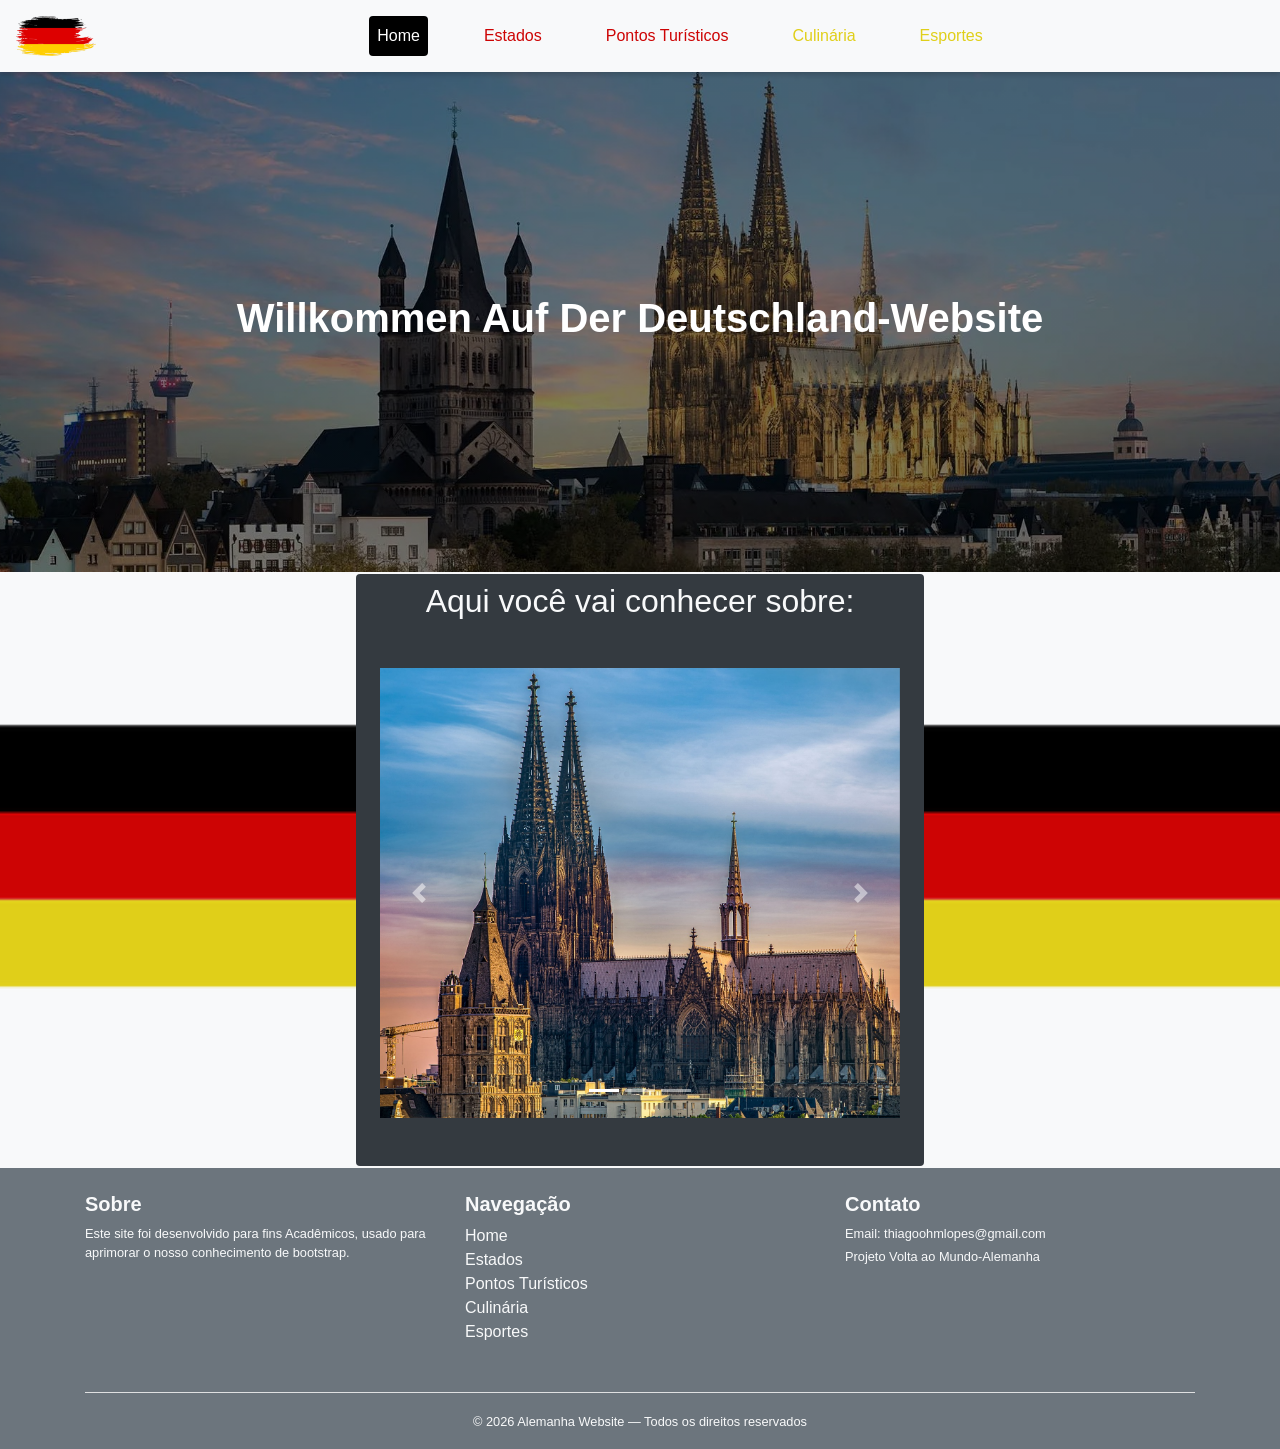
<file: index.html>
<!DOCTYPE html>
<html lang="pt-br">
    <head>
        <meta charset="UTF-8">
        <meta name="viewport" content="width=device-width, initial-scale=1.0">
        <title>Site Alemanha</title>
        <link rel="icon" href="imagens/icon-alemanha.webp">
        <link rel="stylesheet" href="https://stackpath.bootstrapcdn.com/bootstrap/4.1.3/css/bootstrap.min.css" integrity="sha384-MCw98/SFnGE8fJT3GXwEOngsV7Zt27NXFoaoApmYm81iuXoPkFOJwJ8ERdknLPMO" crossorigin="anonymous">
        <link rel="stylesheet" href="style.css">
    </head>
    <body class="bg-light">
        <nav class="navbar navbar-expand-lg navbar-light bg-light ">
            <a href="index.html">
                <img src="imagens/arte-bandeira.png" width="80px" alt="cores alemanaha">
            </a>
            <button class="navbar-toggler" type="button" data-toggle="collapse" data-target="#navbarTogglerDemo02" aria-controls="navbarTogglerDemo02" aria-expanded="false" aria-label="Toggle navigation">
                <span class="navbar-toggler-icon"></span>
            </button>
            <div class="collapse navbar-collapse " id="navbarTogglerDemo02">
                <ul class="navbar-nav nav-pills text-center mx-auto mt-2 mb-2">
                    <li class="nav-item">
                        <a class="c1 nav-link active mx-4 font-menu" href="index.html">Home</a>
                    </li>
                    <li class="nav-item">
                        <a class="c2 nav-link mx-4 font-menu" href="estados.html">Estados</a>
                    </li>
                    <li class="nav-item">
                        <a class="c2 nav-link mx-4 font-menu" href="turismo.html">Pontos Turísticos</a>
                    </li>
                    <li class="nav-item">
                        <a class="c3 nav-link mx-4 font-menu" href="culinaria.html">Culinária</a>
                    </li>
                    <li class="nav-item">
                        <a class="c3 nav-link mx-4 font-menu" href="esportes.html">Esportes</a>
                    </li>
                </ul>
            </div>
        </nav>
        <div class="bg-alemanha d-flex align-items-center justify-content-center text-center text-white">
            <h1 class="text-capitalize font-weight-bold font-size-1">willkommen auf der deutschland-website</h1>
        </div>
        <div class="bg-bandeira d-flex justify-content-center align-items-center mt-5">
            <div class="my-5 shadow bg-dark rounded text-light">
                <h2 class="text-center mt-2 ">Aqui você vai conhecer sobre:</h2>
                <div id="carouselExampleIndicators" class="carousel slide my-5 mx-4" data-ride="carousel">
                    <ol class="carousel-indicators">
                        <li data-target="#carouselExampleIndicators" data-slide-to="0" class="active"></li>
                        <li data-target="#carouselExampleIndicators" data-slide-to="1"></li>
                        <li data-target="#carouselExampleIndicators" data-slide-to="2"></li>
                    </ol>
                    <div class="carousel-inner">
                        <div class="indexbox carousel-item active">
                            <a href="turismo.html"><img class="d-block w-100" src="imagens/catedral-colonia.jpg" alt="Primeiro Slide"></a>
                        </div>
                    <div class="indexbox carousel-item">
                        <a href="culinaria.html"><img class="d-block w-100" src="imagens/pretzel.jpg" alt="Segundo Slide"></a>
                    </div>
                    <div class="indexbox carousel-item">
                        <a href="esportes.html"><img class="d-block w-100" src="imagens/dosb.png" alt="Segundo Slide"></a>
                    </div>
                </div>
                    <a class="carousel-control-prev" href="#carouselExampleIndicators" role="button" data-slide="prev">
                        <span class="carousel-control-prev-icon" aria-hidden="true"></span>
                        <span class="sr-only">Anterior</span>
                    </a>
                    <a class="carousel-control-next" href="#carouselExampleIndicators" role="button" data-slide="next">
                        <span class="carousel-control-next-icon" aria-hidden="true"></span>
                        <span class="sr-only">Próximo</span>
                    </a>
                </div>
            </div>
        </div>
        <footer class="bg-secondary text-light pt-4 mt-5">
            <div class="container">
                <div class="row text-center text-md-left">

                    <div class="col-md-4 mb-3">
                        <h5 class="font-weight-bold">Sobre</h5>
                        <p class="small">Este site foi desenvolvido para fins Acadêmicos, usado para aprimorar o nosso conhecimento de bootstrap.</p>
                    </div>

                    <div class="col-md-4 mb-3">
                        <h5 class="font-weight-bold">Navegação</h5>
                        <ul class="list-unstyled">
                            <li><a href="index.html" class="text-light">Home</a></li>
                            <li><a href="estados.html" class="text-light">Estados</a></li>
                            <li><a href="turismo.html" class="text-light">Pontos Turísticos</a></li>
                            <li><a href="culinaria.html" class="text-light">Culinária</a></li>
                            <li><a href="esportes.html" class="text-light">Esportes</a></li>
                        </ul>
                    </div>

                    <div class="col-md-4 mb-3">
                        <h5 class="font-weight-bold">Contato</h5>
                        <p class="small mb-1">Email: thiagoohmlopes@gmail.com</p>
                        <p class="small">Projeto Volta ao Mundo-Alemanha</p>
                    </div>

                </div>

                <hr class="bg-light">

                <div class="text-center pb-3">
                    <small>© 2026 Alemanha Website — Todos os direitos reservados</small>
                </div>
            </div>
        </footer>
    </body>

    <script src="https://code.jquery.com/jquery-3.3.1.slim.min.js" integrity="sha384-q8i/X+965DzO0rT7abK41JStQIAqVgRVzpbzo5smXKp4YfRvH+8abtTE1Pi6jizo" crossorigin="anonymous"></script>
    <script src="https://cdnjs.cloudflare.com/ajax/libs/popper.js/1.14.3/umd/popper.min.js" integrity="sha384-ZMP7rVo3mIykV+2+9J3UJ46jBk0WLaUAdn689aCwoqbBJiSnjAK/l8WvCWPIPm49" crossorigin="anonymous"></script>
    <script src="https://stackpath.bootstrapcdn.com/bootstrap/4.1.3/js/bootstrap.min.js" integrity="sha384-ChfqqxuZUCnJSK3+MXmPNIyE6ZbWh2IMqE241rYiqJxyMiZ6OW/JmZQ5stwEULTy" crossorigin="anonymous"></script>
    </body>
</html>
</file>
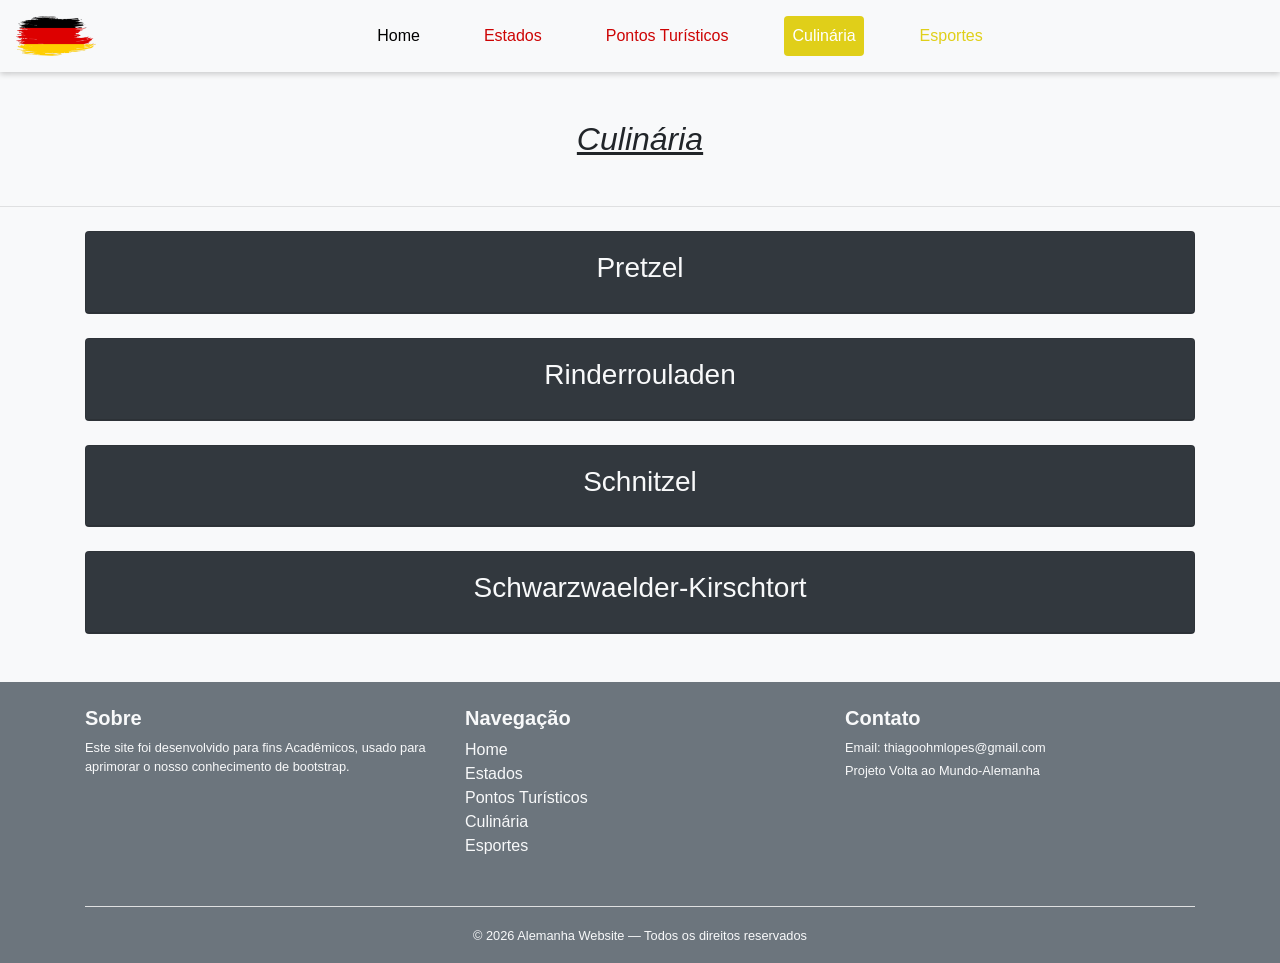
<file: culinaria.html>
<!DOCTYPE html>
<html lang="pt-br">
    <head>
        <meta charset="UTF-8">
        <meta name="viewport" content="width=device-width, initial-scale=1.0">
        <title>Site Alemanha</title>
        <link rel="icon" href="imagens/icon-alemanha.webp">
        <link rel="stylesheet" href="https://stackpath.bootstrapcdn.com/bootstrap/4.1.3/css/bootstrap.min.css" integrity="sha384-MCw98/SFnGE8fJT3GXwEOngsV7Zt27NXFoaoApmYm81iuXoPkFOJwJ8ERdknLPMO" crossorigin="anonymous">
        <link rel="stylesheet" href="style.css">
    </head>
    <body class="bg-light">
        <nav class="navbar navbar-expand-lg navbar-light bg-light ">
            <a href="index.html">
                <img src="imagens/arte-bandeira.png" width="80px" alt="cores alemanaha">
            </a>
            <button class="navbar-toggler" type="button" data-toggle="collapse" data-target="#navbarTogglerDemo02" aria-controls="navbarTogglerDemo02" aria-expanded="false" aria-label="Toggle navigation">
                <span class="navbar-toggler-icon"></span>
            </button>
            <div class="collapse navbar-collapse " id="navbarTogglerDemo02">
                <ul class="navbar-nav nav-pills text-center mx-auto mt-2 mb-2">
                    <li class="nav-item">
                        <a class="c1 nav-link mx-4 font-menu" href="index.html">Home</a>
                    </li>
                    <li class="nav-item">
                        <a class="c2 nav-link mx-4 font-menu" href="estados.html">Estados</a>
                    </li>
                    <li class="nav-item">
                        <a class="c2 nav-link mx-4 font-menu" href="turismo.html">Pontos Turísticos</a>
                    </li>
                    <li class="nav-item">
                        <a class="c3 nav-link active mx-4 font-menu" href="culinaria.html">Culinária</a>
                    </li>
                    <li class="nav-item">
                        <a class="c3 nav-link mx-4 font-menu" href="esportes.html">Esportes</a>
                    </li>
                </ul>
            </div>
        </nav>
        <div class="my-5 text-center">
            <p class="h2 font-italic"><u>Culinária</u></p>
        </div>
        <hr>
        <div class="container">
            <div class="accordion" id="accordionExample">
                <div class="row mt-4">
                    <div class="col">
                        <div class="card bg-dark rounded">
                            <div class="card-header" id="headingOne">
                                <h5 class="mb-0">
                                    <button class="btn btn-link w-100 text-center text-light font-weight-bold" type="button" data-toggle="collapse" data-target="#collapseOne" aria-expanded="false" aria-controls="collapseOne">
                                        <h3>Pretzel</h3>
                                    </button>
                                </h5>
                            </div>
                            <div id="collapseOne" class="collapse" aria-labelledby="headingOne" data-parent="#accordionExample">
                                <div class="card-body">
                                    <div class="container">
                                        <div class="row align-items-center">
                                            <div class="col-md-6 text-center mb-4">
                                                <img src="imagens/pretzel.jpg" class="img-fluid rounded" alt="Schnitzel">
                                            </div>
                                            <div class="col-md-6 text-light">
                                                <p class="h5 font-weight-bold">Ingredientes:</p>
                                                <ul class="mb-3">
                                                    <li>500g de farinha de trigo</li>
                                                    <li>10g de fermento biológico seco</li>
                                                    <li>1 colher de chá de sal</li>
                                                    <li>1 colher de chá de açúcar</li>
                                                    <li>300ml de água morna</li>
                                                    <li>2 colheres de sopa de manteiga</li>
                                                    <li>1 litro de água (para fervura)</li>
                                                    <li>2 colheres de sopa de bicarbonato de sódio</li>
                                                    <li>Sal grosso a gosto</li>
                                                </ul>

                                                <p class="h5 font-weight-bold">Preparo:</p>
                                                <p>
                                                    Misture a farinha, o fermento, o açúcar e o sal. Adicione a água morna e a manteiga,
                                                    misturando até formar uma massa. Sove até ficar lisa e deixe descansar por 1 hora.
                                                    Modele os pretzels no formato tradicional. Ferva a água com bicarbonato e mergulhe
                                                    cada pretzel por alguns segundos. Coloque em uma assadeira, polvilhe sal grosso e
                                                    leve ao forno pré-aquecido a 200°C por cerca de 15 a 20 minutos, até dourar.
                                                </p>
                                            </div>
                                        </div>
                                    </div>
                                 </div>
                            </div>
                        </div>
                    </div>
                </div>
                <div class="row mt-4">
                    <div class="col">
                        <div class="card bg-dark rounded">
                            <div class="card-header" id="headingTwo">
                                <h5 class="mb-0">
                                    <button class="btn btn-link w-100 text-center text-light font-weight-bold" type="button" data-toggle="collapse" data-target="#collapseTwo" aria-expanded="false" aria-controls="collapseTwo">
                                        <h3>Rinderrouladen</h3>
                                    </button>
                                </h5>
                            </div>
                            <div id="collapseTwo" class="collapse" aria-labelledby="headingTwo" data-parent="#accordionExample">
                                <div class="card-body">
                                    <div class="container">
                                        <div class="row align-items-center">
                                            <div class="col-md-6 text-center mb-4">
                                                <img src="imagens/rinderrouladen.jpg" class="img-fluid rounded" alt="Schnitzel">
                                            </div>
                                            <div class="col-md-6 text-light">
                                                <p class="h5 font-weight-bold">Ingredientes:</p>
                                                <ul class="mb-3">
                                                    <li>4 bifes finos de carne bovina</li>
                                                    <li>Sal e pimenta a gosto</li>
                                                    <li>4 fatias de bacon</li>
                                                    <li>1 cebola fatiada</li>
                                                    <li>2 picles em tiras</li>
                                                    <li>Mostarda a gosto</li>
                                                    <li>2 xícaras de caldo de carne</li>
                                                    <li>1 colher de sopa de óleo</li>
                                                </ul>

                                                <p class="h5 font-weight-bold">Preparo:</p>
                                                <p>
                                                    Tempere os bifes com sal e pimenta e espalhe mostarda sobre cada um.
                                                    Coloque uma fatia de bacon, cebola e picles por cima. Enrole os bifes
                                                    formando rolinhos e prenda com palitos. Em uma panela, aqueça o óleo
                                                    e doure os rolinhos de todos os lados. Adicione o caldo de carne,
                                                    tampe e cozinhe em fogo baixo por cerca de 40 minutos, até ficarem macios.
                                                    Sirva quente com o molho formado na panela.
                                                </p>
                                            </div>
                                        </div>
                                    </div>
                                 </div>
                            </div>
                        </div>
                    </div>
                </div>
                <div class="row mt-4">
                    <div class="col">
                        <div class="card bg-dark rounded">
                            <div class="card-header" id="headingThree">
                                <h5 class="mb-0">
                                    <button class="btn btn-link w-100 text-center text-light font-weight-bold" type="button" data-toggle="collapse" data-target="#collapseThree" aria-expanded="false" aria-controls="collapseThree">
                                        <h3>Schnitzel</h3>
                                    </button>
                                </h5>
                            </div>
                            <div id="collapseThree" class="collapse" aria-labelledby="headingThree" data-parent="#accordionExample">
                                <div class="card-body">
                                    <div class="container">
                                        <div class="row align-items-center">
                                            <div class="col-md-6 text-center mb-4">
                                                <img src="imagens/schnitzel.jpg" class="img-fluid rounded" alt="Schnitzel">
                                            </div>
                                            <div class="col-md-6 text-light">
                                                <p class="h5 font-weight-bold">Ingredientes:</p>
                                                <ul class="mb-3">
                                                    <li>2 bifes de carne (vitela ou porco)</li>
                                                    <li>Sal e pimenta a gosto</li>
                                                    <li>1 xícara de farinha de trigo</li>
                                                    <li>2 ovos</li>
                                                    <li>1 xícara de farinha de rosca</li>
                                                    <li>Óleo para fritar</li>
                                                    <li>Limão (opcional)</li>
                                                </ul>
                                                <p class="h5 font-weight-bold">Preparo:</p>
                                                <p>
                                                    Tempere os bifes com sal e pimenta. Passe primeiro na farinha de trigo,
                                                    depois nos ovos batidos e por último na farinha de rosca. Frite em óleo
                                                    quente até ficar dourado e crocante dos dois lados. Retire e coloque em
                                                    papel toalha para remover o excesso de óleo. Sirva com limão.
                                                </p>
                                            </div>
                                        </div>
                                    </div>
                                 </div>
                            </div>
                        </div>
                    </div>
                </div>
                <div class="row mt-4">
                    <div class="col">
                        <div class="card bg-dark rounded">
                            <div class="card-header" id="headingFour">
                                <h5 class="mb-0">
                                    <button class="btn btn-link w-100 text-center text-light font-weight-bold" type="button" data-toggle="collapse" data-target="#collapseFour" aria-expanded="false" aria-controls="collapseFour">
                                        <h3>Schwarzwaelder-Kirschtort</h3>
                                    </button>
                                </h5>
                            </div>
                            <div id="collapseFour" class="collapse" aria-labelledby="headingFour" data-parent="#accordionExample">
                                <div class="card-body">
                                    <div class="container">
                                        <div class="row align-items-center">
                                            <div class="col-md-6 text-center mb-4">
                                                <img src="imagens/schwarzwaelder-kirschtorte.jpg" class="img-fluid rounded" alt="Schwarzwaelde">
                                            </div>
                                                <div class="col-md-6 text-light">
                                                    <p class="h5 font-weight-bold">Ingredientes:</p>
                                                    <ul>
                                                        <li>6 ovos</li>
                                                        <li>1 xícara de açúcar</li>
                                                        <li>1 xícara de farinha de trigo</li>
                                                        <li>1/2 xícara de chocolate em pó</li>
                                                        <li>1 colher de chá de fermento em pó</li>
                                                        <li>2 xícaras de creme de leite fresco (para chantilly)</li>
                                                        <li>3 colheres de sopa de açúcar (para o chantilly)</li>
                                                        <li>1 pote de cerejas (com calda)</li>
                                                        <li>100 ml de kirsch (licor de cereja) ou opcional</li>
                                                        <li>Raspas de chocolate para decorar</li>
                                                    </ul>

                                                    <p class="h5 font-weight-bold">Preparo:</p>
                                                    <p>
                                                        Bata os ovos com o açúcar até formar um creme claro. Adicione a farinha,
                                                        o chocolate em pó e o fermento, misturando delicadamente. Asse em forno
                                                        pré-aquecido a 180°C por cerca de 30 minutos. Depois de frio, corte o bolo
                                                        em camadas. Bata o creme de leite com açúcar até formar chantilly.
                                                        Umedeça as camadas com a calda de cereja e o kirsch. Recheie com chantilly
                                                        e cerejas, monte o bolo e finalize com mais chantilly, raspas de chocolate
                                                        e cerejas por cima.
                                                    </p>
                                                </div>
                                        </div>
                                    </div>
                                 </div>
                            </div>
                        </div>
                    </div>
                </div>
            </div>
        </div>
        <footer class="bg-secondary text-light pt-4 mt-5">
            <div class="container">
                <div class="row text-center text-md-left">

                    <div class="col-md-4 mb-3">
                        <h5 class="font-weight-bold">Sobre</h5>
                        <p class="small">Este site foi desenvolvido para fins Acadêmicos, usado para aprimorar o nosso conhecimento de bootstrap.</p>
                    </div>

                    <div class="col-md-4 mb-3">
                        <h5 class="font-weight-bold">Navegação</h5>
                        <ul class="list-unstyled">
                            <li><a href="index.html" class="text-light">Home</a></li>
                            <li><a href="estados.html" class="text-light">Estados</a></li>
                            <li><a href="turismo.html" class="text-light">Pontos Turísticos</a></li>
                            <li><a href="culinaria.html" class="text-light">Culinária</a></li>
                            <li><a href="esportes.html" class="text-light">Esportes</a></li>
                        </ul>
                    </div>

                    <div class="col-md-4 mb-3">
                        <h5 class="font-weight-bold">Contato</h5>
                        <p class="small mb-1">Email: thiagoohmlopes@gmail.com</p>
                        <p class="small">Projeto Volta ao Mundo-Alemanha</p>
                    </div>

                </div>

                <hr class="bg-light">

                <div class="text-center pb-3">
                    <small>© 2026 Alemanha Website — Todos os direitos reservados</small>
                </div>
            </div>
        </footer>
    </body>
    <script src="https://code.jquery.com/jquery-3.3.1.slim.min.js" integrity="sha384-q8i/X+965DzO0rT7abK41JStQIAqVgRVzpbzo5smXKp4YfRvH+8abtTE1Pi6jizo" crossorigin="anonymous"></script>
    <script src="https://cdnjs.cloudflare.com/ajax/libs/popper.js/1.14.3/umd/popper.min.js" integrity="sha384-ZMP7rVo3mIykV+2+9J3UJ46jBk0WLaUAdn689aCwoqbBJiSnjAK/l8WvCWPIPm49" crossorigin="anonymous"></script>
    <script src="https://stackpath.bootstrapcdn.com/bootstrap/4.1.3/js/bootstrap.min.js" integrity="sha384-ChfqqxuZUCnJSK3+MXmPNIyE6ZbWh2IMqE241rYiqJxyMiZ6OW/JmZQ5stwEULTy" crossorigin="anonymous"></script>
    </body>
</html>
</file>
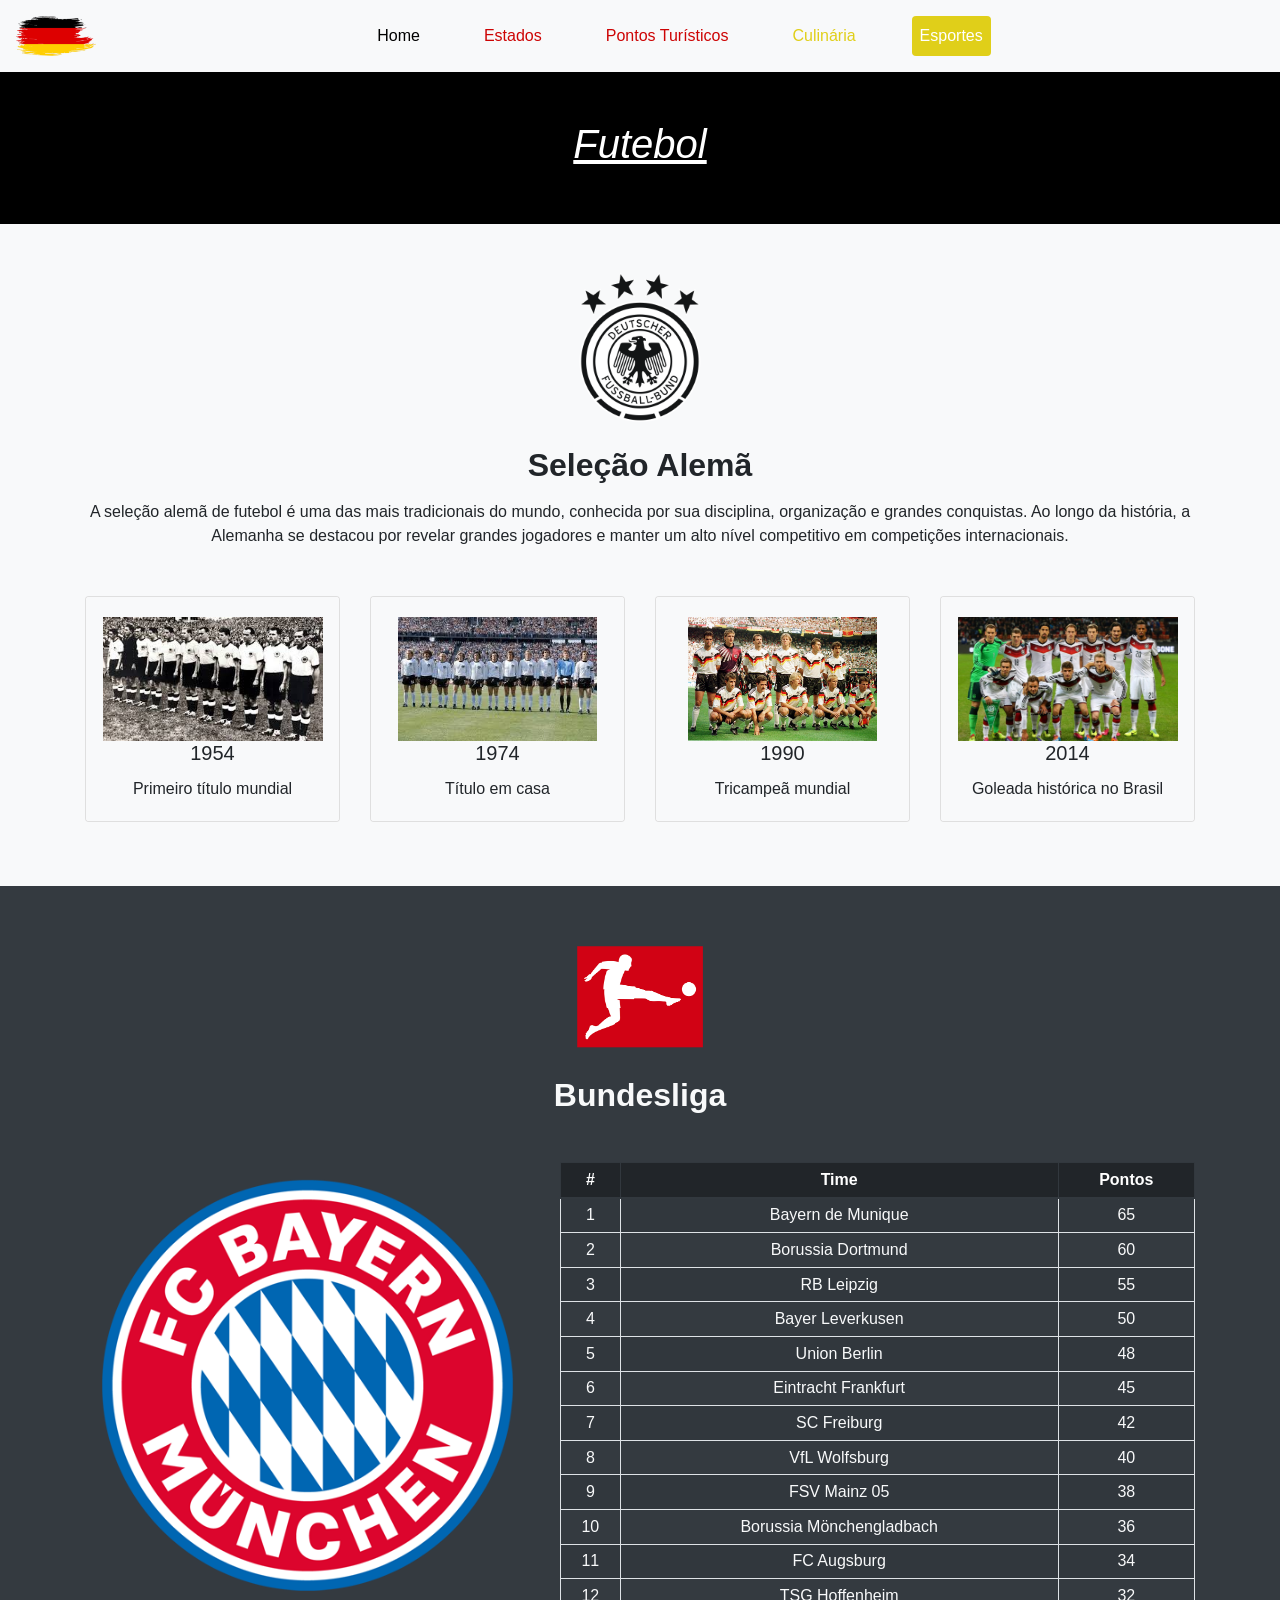
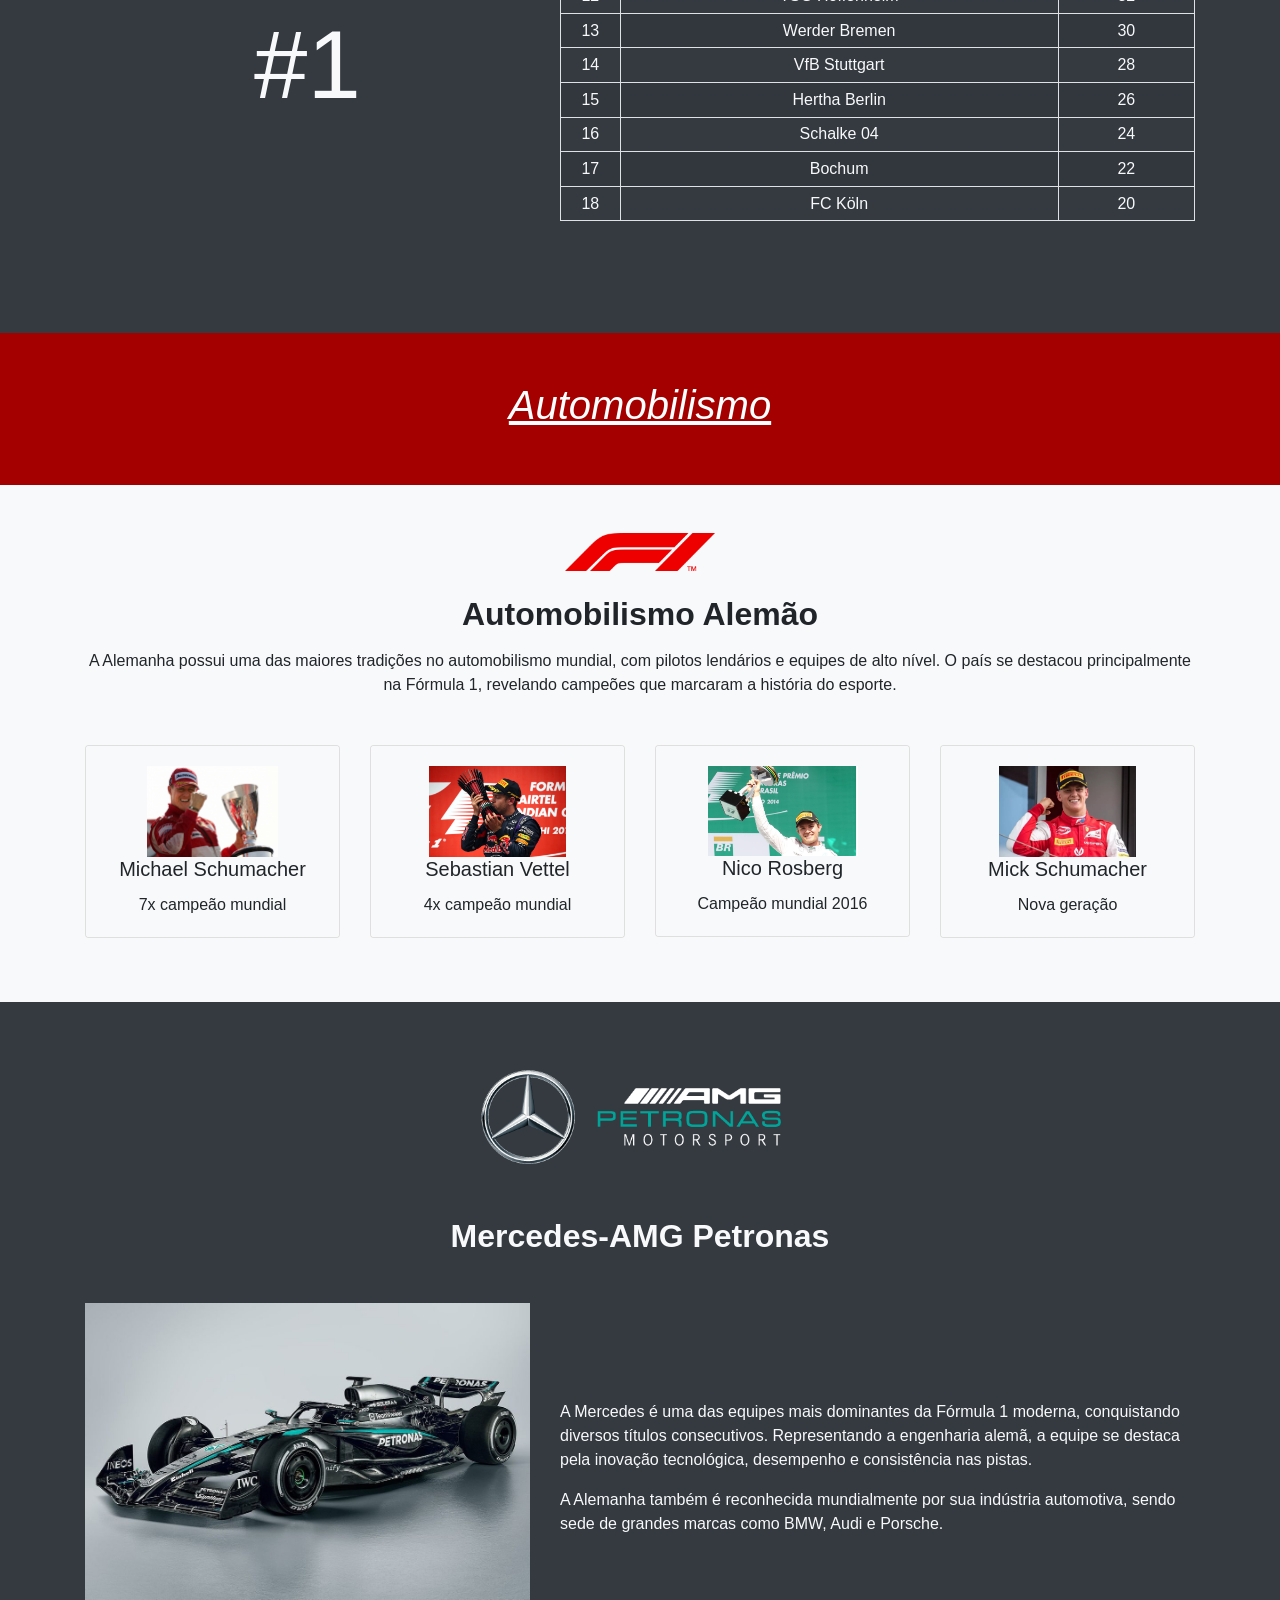
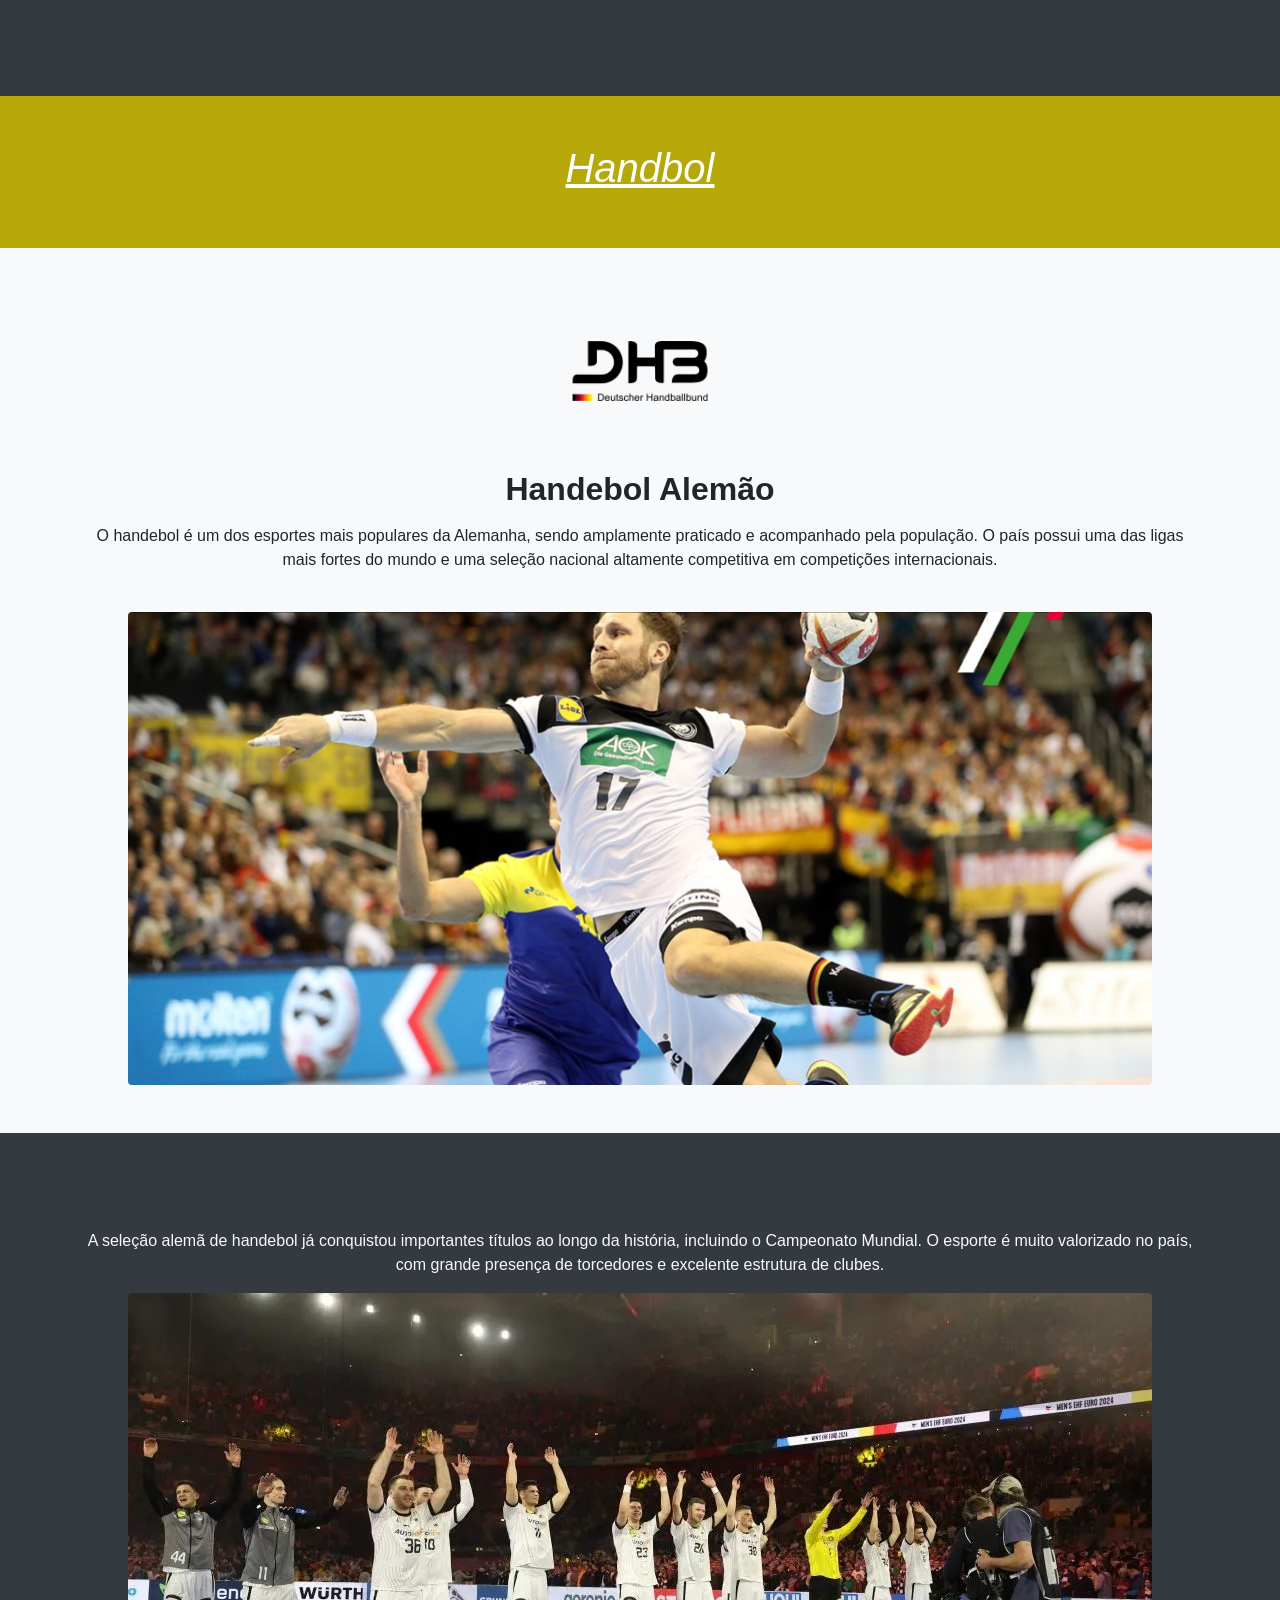
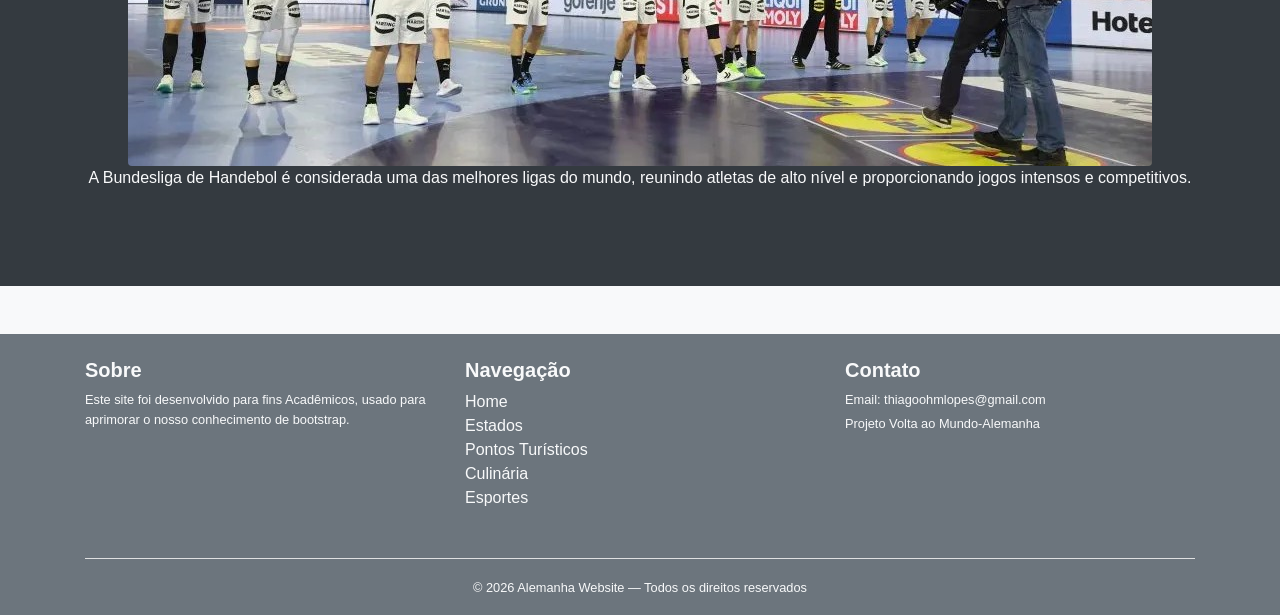
<file: esportes.html>
<!DOCTYPE html>
<html lang="pt-br">
    <head>
        <meta charset="UTF-8">
        <meta name="viewport" content="width=device-width, initial-scale=1.0">
        <title>Site Alemanha</title>
        <link rel="icon" href="imagens/icon-alemanha.webp">
        <link rel="stylesheet" href="https://stackpath.bootstrapcdn.com/bootstrap/4.1.3/css/bootstrap.min.css" integrity="sha384-MCw98/SFnGE8fJT3GXwEOngsV7Zt27NXFoaoApmYm81iuXoPkFOJwJ8ERdknLPMO" crossorigin="anonymous">
        <link rel="stylesheet" href="style.css">
    </head>
    <body class="bg-light">
        <nav class="navbar navbar-expand-lg navbar-light bg-light ">
            <a href="index.html">
                <img src="imagens/arte-bandeira.png" width="80px" alt="cores alemanaha">
            </a>
            <button class="navbar-toggler" type="button" data-toggle="collapse" data-target="#navbarTogglerDemo02" aria-controls="navbarTogglerDemo02" aria-expanded="false" aria-label="Toggle navigation">
                <span class="navbar-toggler-icon"></span>
            </button>
            <div class="collapse navbar-collapse " id="navbarTogglerDemo02">
                <ul class="navbar-nav nav-pills text-center mx-auto mt-2 mb-2">
                    <li class="nav-item">
                        <a class="c1 nav-link mx-4 font-menu" href="index.html">Home</a>
                    </li>
                    <li class="nav-item">
                        <a class="c2 nav-link mx-4 font-menu" href="estados.html">Estados</a>
                    </li>
                    <li class="nav-item">
                        <a class="c2 nav-link mx-4 font-menu" href="turismo.html">Pontos Turísticos</a>
                    </li>
                    <li class="nav-item">
                        <a class="c3 nav-link mx-4 font-menu" href="culinaria.html">Culinária</a>
                    </li>
                    <li class="nav-item">
                        <a class="c3 nav-link active mx-4 font-menu" href="esportes.html">Esportes</a>
                    </li>
                </ul>
            </div>
        </nav>
        <div class="fundo1 py-5 text-center">
            <p class="h1 font-italic"><u>Futebol</u></p>
        </div>       
        <div class="my-5 text-center">
            <div class="container">
                <img src="imagens/selecao-escudo.png" class="img-fluid mb-4" style="max-width: 150px;" alt="Seleção Alemã">
                <h2 class="font-weight-bold">Seleção Alemã</h2>
                <p class="mt-3">
                    A seleção alemã de futebol é uma das mais tradicionais do mundo, conhecida por sua disciplina,
                    organização e grandes conquistas. Ao longo da história, a Alemanha se destacou por revelar
                    grandes jogadores e manter um alto nível competitivo em competições internacionais.
                </p>
            </div>
        </div>
        <div class="container mb-5">
            <div class="row text-center">
                <div class="col-md-3 mb-3">
                    <div class="card shadow">
                        <div class="card-body bg-light rounded">
                            <div class="d-flex justify-content-center">
                                <img src="imagens/selecao-54.jpg" style="max-width: 220px;" alt="Seleção de 1954">
                            </div>
                            <h5 class="card-title">1954</h5>
                            <p class="card-text">Primeiro título mundial</p>
                        </div>
                    </div>
                </div>
                <div class="col-md-3 mb-3">
                    <div class="card shadow">
                        <div class="card-body bg-light rounded">
                            <div class="d-flex justify-content-center">
                                <img src="imagens/selecao-74.jpg" style="max-width: 220px; max-height: 124px;" alt="Seleção de 1974">
                            </div>
                            <h5 class="card-title">1974</h5>
                            <p class="card-text">Título em casa</p>
                        </div>
                    </div>
                </div>
                <div class="col-md-3 mb-3">
                    <div class="card shadow">
                        <div class="card-body bg-light rounded">
                            <div class="d-flex justify-content-center">
                                <img src="imagens/selecao-90.jpg" style="max-width: 220px; max-height: 124px;" alt="Seleção de 1990">
                            </div>
                            <h5 class="card-title">1990</h5>
                            <p class="card-text">Tricampeã mundial</p>
                        </div>
                    </div>
                </div>
                <div class="col-md-3 mb-3">
                    <div class="card shadow">
                        <div class="card-body bg-light rounded">
                            <div class="d-flex justify-content-center">
                                <img src="imagens/selecao-014.jpg" style="max-width: 220px; max-height: 124px;" alt="Seleção de 2014">
                            </div>
                            <h5 class="card-title">2014</h5>
                            <p class="card-text">Goleada histórica no Brasil</p>
                        </div>
                    </div>
                </div>
            </div>
        </div>
        <div class="bg-dark text-light py-5 text-center">
              <img src="imagens/logo-bundesliga.png" class="img-fluid mb-4" style="max-width: 150px;" alt="Seleção Alemã">
                <h2 class="font-weight-bold">Bundesliga</h2>
             <div class="container my-5">
                <div class="row">
                    <div class="col-md-5">
                        <img src="imagens/bayer.png" class="img-fluid" alt="Bayer">
                        <p class="display-1">#1</p>
                    </div>
                    <div class="col-md-7">                                
                        <table class="table table-sm table-striped table-hover table-bordered text-center">
                                                
                            <thead class="thead-dark">
                                    <tr>
                                    <th>#</th>
                                    <th>Time</th>
                                    <th>Pontos</th>
                                </tr>
                            </thead>
                                                
                            <tbody>
                                <tr><td>1</td><td>Bayern de Munique</td><td>65</td></tr>
                                <tr><td>2</td><td>Borussia Dortmund</td><td>60</td></tr>
                                <tr><td>3</td><td>RB Leipzig</td><td>55</td></tr>
                                <tr><td>4</td><td>Bayer Leverkusen</td><td>50</td></tr>
                                <tr><td>5</td><td>Union Berlin</td><td>48</td></tr>
                                <tr><td>6</td><td>Eintracht Frankfurt</td><td>45</td></tr>
                                <tr><td>7</td><td>SC Freiburg</td><td>42</td></tr>
                                <tr><td>8</td><td>VfL Wolfsburg</td><td>40</td></tr>
                                <tr><td>9</td><td>FSV Mainz 05</td><td>38</td></tr>
                                <tr><td>10</td><td>Borussia Mönchengladbach</td><td>36</td></tr>
                                <tr><td>11</td><td>FC Augsburg</td><td>34</td></tr>
                                <tr><td>12</td><td>TSG Hoffenheim</td><td>32</td></tr>
                                <tr><td>13</td><td>Werder Bremen</td><td>30</td></tr>
                                <tr><td>14</td><td>VfB Stuttgart</td><td>28</td></tr>
                                <tr><td>15</td><td>Hertha Berlin</td><td>26</td></tr>
                                <tr><td>16</td><td>Schalke 04</td><td>24</td></tr>
                                <tr><td>17</td><td>Bochum</td><td>22</td></tr>
                                <tr><td>18</td><td>FC Köln</td><td>20</td></tr>
                            </tbody>              
                        </table>
                    </div>
                </div>
            </div>
        </div>
        <div class="fundo2 py-5 text-center">
            <p class="h1 font-italic"><u>Automobilismo</u></p>
        </div>
        <div class="my-5 text-center">
            <div class="container">
                <img src="imagens/f1-logo.png" class="img-fluid mb-4" style="max-width: 150px;" alt="Fórmula 1">
                <h2 class="font-weight-bold">Automobilismo Alemão</h2>
                <p class="mt-3">
                    A Alemanha possui uma das maiores tradições no automobilismo mundial, com pilotos lendários 
                    e equipes de alto nível. O país se destacou principalmente na Fórmula 1, revelando campeões 
                    que marcaram a história do esporte.
                </p>
            </div>
        </div>
        <div class="container mb-5">
            <div class="row text-center">

                <div class="col-md-3 mb-3">
                    <div class="card shadow">
                        <div class="card-body bg-light rounded">
                            <div class="d-flex justify-content-center">
                                <img src="imagens/schumacher.jpg" style="max-width: 150px; max-height: 91px;" alt="Schumacher">
                            </div>
                            <h5 class="card-title">Michael Schumacher</h5>
                            <p class="card-text">7x campeão mundial</p>
                        </div>
                    </div>
                </div>

                <div class="col-md-3 mb-3">
                    <div class="card shadow">
                        <div class="card-body bg-light rounded">
                            <div class="d-flex justify-content-center">
                                <img src="imagens/vettel.jpg" style="max-width: 150px; max-height: 91px;" alt="Vettel">
                            </div>
                            <h5 class="card-title">Sebastian Vettel</h5>
                            <p class="card-text">4x campeão mundial</p>
                        </div>
                    </div>
                </div>

                <div class="col-md-3 mb-3">
                    <div class="card shadow">
                        <div class="card-body bg-light rounded">
                            <div class="d-flex justify-content-center">
                                <img src="imagens/rosberg.jpg" style="max-width: 150px; max-height: 91px;" alt="Rosberg">
                            </div>
                            <h5 class="card-title">Nico Rosberg</h5>
                            <p class="card-text">Campeão mundial 2016</p>
                        </div>
                    </div>
                </div>

                <div class="col-md-3 mb-3">
                    <div class="card shadow">
                        <div class="card-body bg-light rounded">
                            <div class="d-flex justify-content-center">
                                <img src="imagens/mick.jpg" style="max-width: 150px; max-height: 91px;" alt="Mick Schumacher">
                            </div>
                            <h5 class="card-title">Mick Schumacher</h5>
                            <p class="card-text">Nova geração</p>
                        </div>
                    </div>
                </div>

            </div>
        </div>
        <div class="bg-dark text-light py-5 text-center">
            
            <img src="imagens/mercedes-logo.png" class="img-fluid mb-4" style="max-width: 350px;" alt="Mercedes">
            
            <h2 class="font-weight-bold">Mercedes-AMG Petronas</h2>

            <div class="container my-5">
                <div class="row align-items-center">
                    <div class="col-md-5">
                        <img src="imagens/carro-f1.jpg" class="img-fluid" alt="Carro F1">
                    </div>
                    <div class="col-md-7 text-left mt-5">
                        <p>
                            A Mercedes é uma das equipes mais dominantes da Fórmula 1 moderna, conquistando 
                            diversos títulos consecutivos. Representando a engenharia alemã, a equipe se destaca 
                            pela inovação tecnológica, desempenho e consistência nas pistas.
                        </p>
                        <p>
                            A Alemanha também é reconhecida mundialmente por sua indústria automotiva, sendo 
                            sede de grandes marcas como BMW, Audi e Porsche.
                        </p>
                    </div>
                </div>
            </div>
        </div>
        <div class="fundo3 py-5 text-center">
            <p class="h1 font-italic"><u>Handbol</u></p>
        </div>
        <div class="container">
            <div class="my-5 text-center">
                <img src="imagens/handebol-logo.png" class="img-fluid mb-4" style="max-width: 150px;" alt="Handebol">
                
                <h2 class="font-weight-bold">Handebol Alemão</h2>
                
                <p class="mt-3">
                    O handebol é um dos esportes mais populares da Alemanha, sendo amplamente praticado
                    e acompanhado pela população. O país possui uma das ligas mais fortes do mundo e
                    uma seleção nacional altamente competitiva em competições internacionais.
                </p>
                
                <img src="imagens/handebol1.jpg" class="img-fluid rounded mt-4" alt="Handebol Alemanha">
            </div>
        </div>
        <div class="bg-dark text-light py-5 text-center">
            <div class="container">
                <div class="my-5 text-center">
                <p>
                    A seleção alemã de handebol já conquistou importantes títulos ao longo da história,
                    incluindo o Campeonato Mundial. O esporte é muito valorizado no país, com grande
                    presença de torcedores e excelente estrutura de clubes.
                </p>

                <img src="imagens/handebol2.jpg" class="img-fluid rounded shadow" alt="Torcida handebol">

                <p>
                    A Bundesliga de Handebol é considerada uma das melhores ligas do mundo, reunindo
                    atletas de alto nível e proporcionando jogos intensos e competitivos.
                </p>
                </div>
            </div>
        </div>
        <footer class="bg-secondary text-light pt-4 mt-5">
            <div class="container">
                <div class="row text-center text-md-left">

                    <div class="col-md-4 mb-3">
                        <h5 class="font-weight-bold">Sobre</h5>
                        <p class="small">Este site foi desenvolvido para fins Acadêmicos, usado para aprimorar o nosso conhecimento de bootstrap.</p>
                    </div>

                    <div class="col-md-4 mb-3">
                        <h5 class="font-weight-bold">Navegação</h5>
                        <ul class="list-unstyled">
                            <li><a href="index.html" class="text-light">Home</a></li>
                            <li><a href="estados.html" class="text-light">Estados</a></li>
                            <li><a href="turismo.html" class="text-light">Pontos Turísticos</a></li>
                            <li><a href="culinaria.html" class="text-light">Culinária</a></li>
                            <li><a href="Esportes.html" class="text-light"></a>Esportes</li>
                        </ul>
                    </div>

                    <div class="col-md-4 mb-3">
                        <h5 class="font-weight-bold">Contato</h5>
                        <p class="small mb-1">Email: thiagoohmlopes@gmail.com</p>
                        <p class="small">Projeto Volta ao Mundo-Alemanha</p>
                    </div>

                </div>

                <hr class="bg-light">

                <div class="text-center pb-3">
                    <small>© 2026 Alemanha Website — Todos os direitos reservados</small>
                </div>
            </div>
        </footer>        
    </body>
    <script src="https://code.jquery.com/jquery-3.3.1.slim.min.js" integrity="sha384-q8i/X+965DzO0rT7abK41JStQIAqVgRVzpbzo5smXKp4YfRvH+8abtTE1Pi6jizo" crossorigin="anonymous"></script>
    <script src="https://cdnjs.cloudflare.com/ajax/libs/popper.js/1.14.3/umd/popper.min.js" integrity="sha384-ZMP7rVo3mIykV+2+9J3UJ46jBk0WLaUAdn689aCwoqbBJiSnjAK/l8WvCWPIPm49" crossorigin="anonymous"></script>
    <script src="https://stackpath.bootstrapcdn.com/bootstrap/4.1.3/js/bootstrap.min.js" integrity="sha384-ChfqqxuZUCnJSK3+MXmPNIyE6ZbWh2IMqE241rYiqJxyMiZ6OW/JmZQ5stwEULTy" crossorigin="anonymous"></script>
    </body>
</html>
</file>
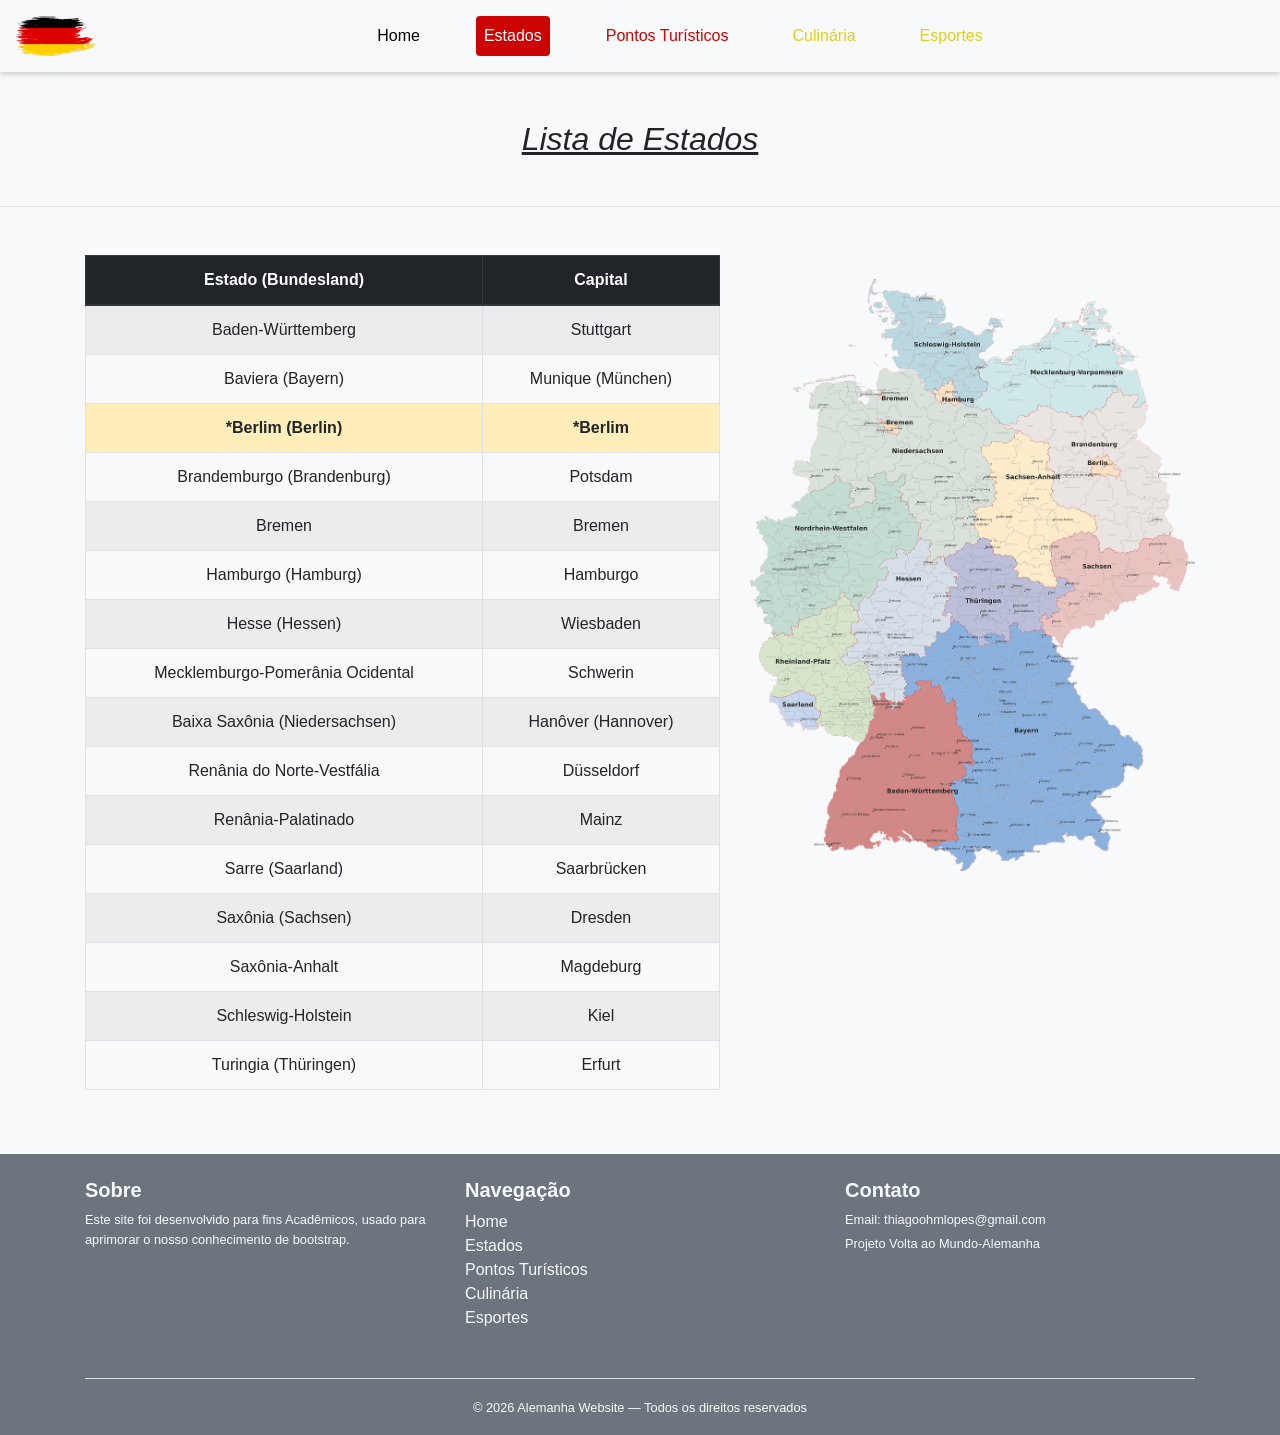
<file: estados.html>
<!DOCTYPE html>
<html lang="pt-br">
    <head>
        <meta charset="UTF-8">
        <meta name="viewport" content="width=device-width, initial-scale=1.0">
        <title>Site Alemanha</title>
        <link rel="icon" href="imagens/icon-alemanha.webp">
        <link rel="stylesheet" href="https://stackpath.bootstrapcdn.com/bootstrap/4.1.3/css/bootstrap.min.css" integrity="sha384-MCw98/SFnGE8fJT3GXwEOngsV7Zt27NXFoaoApmYm81iuXoPkFOJwJ8ERdknLPMO" crossorigin="anonymous">
        <link rel="stylesheet" href="style.css">
    </head>
    <body class="bg-light">
        <nav class="navbar navbar-expand-lg navbar-light bg-light ">
            <a href="index.html">
                <img src="imagens/arte-bandeira.png" width="80px" alt="cores alemanaha">
            </a>
            <button class="navbar-toggler" type="button" data-toggle="collapse" data-target="#navbarTogglerDemo02" aria-controls="navbarTogglerDemo02" aria-expanded="false" aria-label="Toggle navigation">
                <span class="navbar-toggler-icon"></span>
            </button>
            <div class="collapse navbar-collapse " id="navbarTogglerDemo02">
                <ul class="navbar-nav nav-pills text-center mx-auto mt-2 mb-2">
                    <li class="nav-item">
                        <a class="c1 nav-link mx-4 font-menu" href="index.html">Home</a>
                    </li>
                    <li class="nav-item">
                        <a class="c2 nav-link active mx-4 font-menu" href="estados.html">Estados</a>
                    </li>
                    <li class="nav-item">
                        <a class="c2 nav-link mx-4 font-menu" href="turismo.html">Pontos Turísticos</a>
                    </li>
                    <li class="nav-item">
                        <a class="c3 nav-link mx-4 font-menu" href="culinaria.html">Culinária</a>
                    </li>
                    <li class="nav-item">
                        <a class="c3 nav-link mx-4 font-menu" href="esportes.html">Esportes</a>
                    </li>
                </ul>
            </div>
        </nav>
        <div class="my-5 text-center">
            <p class="h2 font-italic"><u>Lista de Estados</u></p>
        </div>
        <hr>        
        <div class="container my-5">
            <div class="row">
                <div class="col-md-7">
                    <table class="table table-striped table-hover table-bordered text-center">
                        
                        <thead class="thead-dark">
                            <tr>
                                <th>Estado (Bundesland)</th>
                                <th>Capital</th>
                            </tr>
                        </thead>
                        
                        <tbody>
                            <tr><td>Baden-Württemberg</td><td>Stuttgart</td></tr>
                            <tr><td>Baviera (Bayern)</td><td>Munique (München)</td></tr>
                            <tr class="table-warning font-weight-bold">
                                <td>*Berlim (Berlin)</td>
                                <td>*Berlim</td>
                            </tr>
                            <tr><td>Brandemburgo (Brandenburg)</td><td>Potsdam</td></tr>
                            <tr><td>Bremen</td><td>Bremen</td></tr>
                            <tr><td>Hamburgo (Hamburg)</td><td>Hamburgo</td></tr>
                            <tr><td>Hesse (Hessen)</td><td>Wiesbaden</td></tr>
                            <tr><td>Mecklemburgo-Pomerânia Ocidental</td><td>Schwerin</td></tr>
                            <tr><td>Baixa Saxônia (Niedersachsen)</td><td>Hanôver (Hannover)</td></tr>
                            <tr><td>Renânia do Norte-Vestfália</td><td>Düsseldorf</td></tr>
                            <tr><td>Renânia-Palatinado</td><td>Mainz</td></tr>
                            <tr><td>Sarre (Saarland)</td><td>Saarbrücken</td></tr>
                            <tr><td>Saxônia (Sachsen)</td><td>Dresden</td></tr>
                            <tr><td>Saxônia-Anhalt</td><td>Magdeburg</td></tr>
                            <tr><td>Schleswig-Holstein</td><td>Kiel</td></tr>
                            <tr><td>Turingia (Thüringen)</td><td>Erfurt</td></tr>
                        </tbody>
                        
                    </table>
                </div>
                <div class="col-md-5">
                    <img src="imagens/mapa-alemanha.webp" class="img-fluid mt-4" alt="mapa-alemanha">
                </div>
            </div>
        </div>
        <footer class="bg-secondary text-light pt-4 mt-5">
            <div class="container">
                <div class="row text-center text-md-left">

                    <div class="col-md-4 mb-3">
                        <h5 class="font-weight-bold">Sobre</h5>
                        <p class="small">Este site foi desenvolvido para fins Acadêmicos, usado para aprimorar o nosso conhecimento de bootstrap.</p>
                    </div>

                    <div class="col-md-4 mb-3">
                        <h5 class="font-weight-bold">Navegação</h5>
                        <ul class="list-unstyled">
                            <li><a href="index.html" class="text-light">Home</a></li>
                            <li><a href="estados.html" class="text-light">Estados</a></li>
                            <li><a href="turismo.html" class="text-light">Pontos Turísticos</a></li>
                            <li><a href="culinaria.html" class="text-light">Culinária</a></li>
                            <li><a href="esportes.html" class="text-light">Esportes</a></li>
                        </ul>
                    </div>

                    <div class="col-md-4 mb-3">
                        <h5 class="font-weight-bold">Contato</h5>
                        <p class="small mb-1">Email: thiagoohmlopes@gmail.com</p>
                        <p class="small">Projeto Volta ao Mundo-Alemanha</p>
                    </div>

                </div>

                <hr class="bg-light">

                <div class="text-center pb-3">
                    <small>© 2026 Alemanha Website — Todos os direitos reservados</small>
                </div>
            </div>
        </footer>        
    </body>
    <script src="https://code.jquery.com/jquery-3.3.1.slim.min.js" integrity="sha384-q8i/X+965DzO0rT7abK41JStQIAqVgRVzpbzo5smXKp4YfRvH+8abtTE1Pi6jizo" crossorigin="anonymous"></script>
    <script src="https://cdnjs.cloudflare.com/ajax/libs/popper.js/1.14.3/umd/popper.min.js" integrity="sha384-ZMP7rVo3mIykV+2+9J3UJ46jBk0WLaUAdn689aCwoqbBJiSnjAK/l8WvCWPIPm49" crossorigin="anonymous"></script>
    <script src="https://stackpath.bootstrapcdn.com/bootstrap/4.1.3/js/bootstrap.min.js" integrity="sha384-ChfqqxuZUCnJSK3+MXmPNIyE6ZbWh2IMqE241rYiqJxyMiZ6OW/JmZQ5stwEULTy" crossorigin="anonymous"></script>
    </body>
</html>
</file>
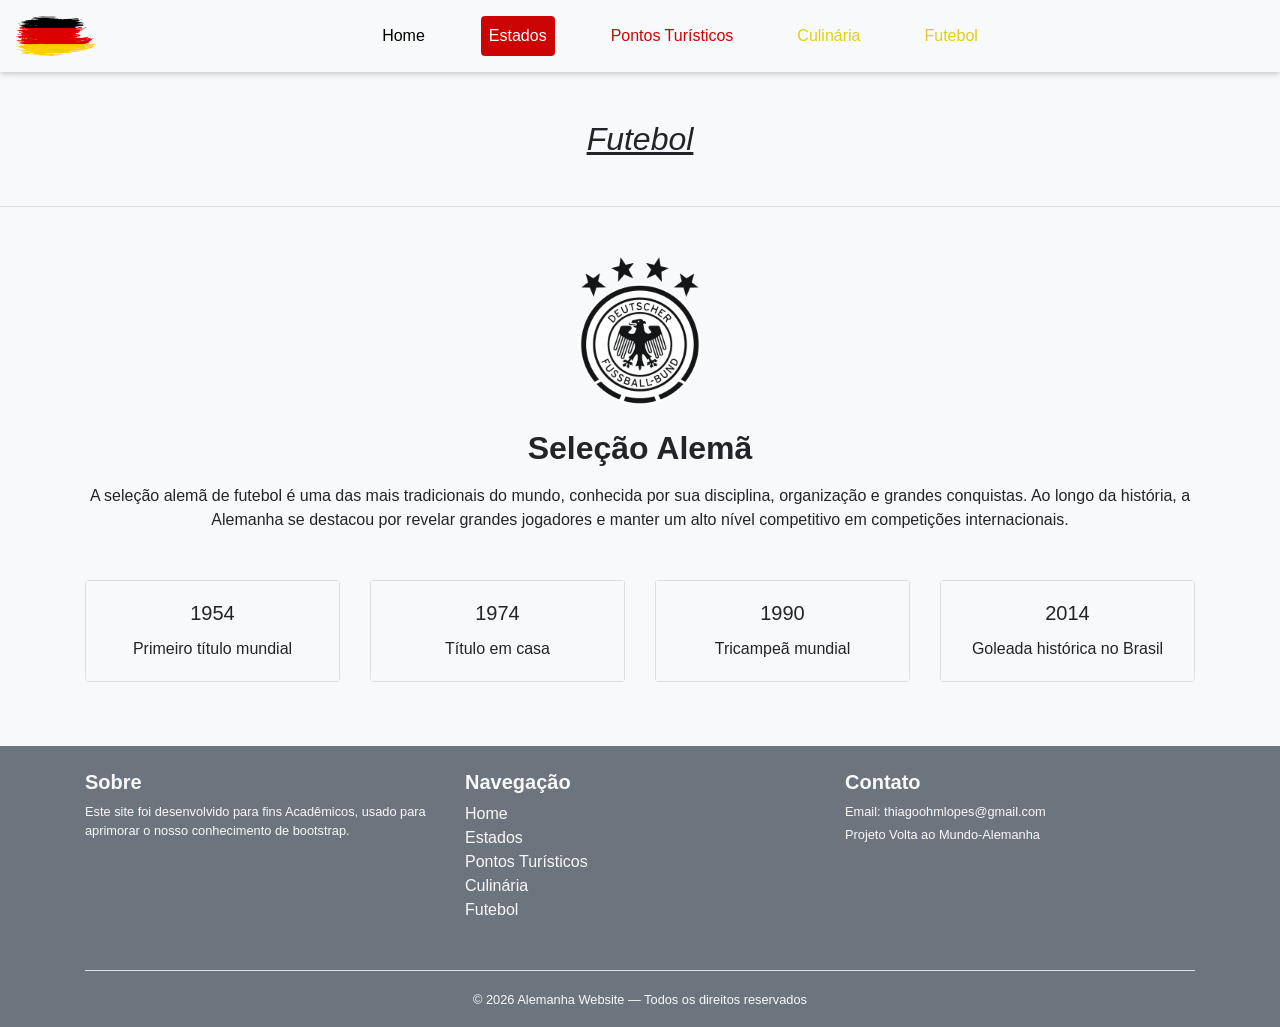
<file: futebol.html>
<!DOCTYPE html>
<html lang="pt-br">
    <head>
        <meta charset="UTF-8">
        <meta name="viewport" content="width=device-width, initial-scale=1.0">
        <title>Site Alemanha</title>
        <link rel="icon" href="imagens/icon-alemanha.webp">
        <link rel="stylesheet" href="https://stackpath.bootstrapcdn.com/bootstrap/4.1.3/css/bootstrap.min.css" integrity="sha384-MCw98/SFnGE8fJT3GXwEOngsV7Zt27NXFoaoApmYm81iuXoPkFOJwJ8ERdknLPMO" crossorigin="anonymous">
        <link rel="stylesheet" href="style.css">
    </head>
    <body class="bg-light">
        <nav class="navbar navbar-expand-lg navbar-light bg-light ">
            <a href="index.html">
                <img src="imagens/arte-bandeira.png" width="80px" alt="cores alemanaha">
            </a>
            <button class="navbar-toggler" type="button" data-toggle="collapse" data-target="#navbarTogglerDemo02" aria-controls="navbarTogglerDemo02" aria-expanded="false" aria-label="Toggle navigation">
                <span class="navbar-toggler-icon"></span>
            </button>
            <div class="collapse navbar-collapse " id="navbarTogglerDemo02">
                <ul class="navbar-nav nav-pills text-center mx-auto mt-2 mb-2">
                    <li class="nav-item">
                        <a class="c1 nav-link mx-4 font-menu" href="index.html">Home</a>
                    </li>
                    <li class="nav-item">
                        <a class="c2 nav-link active mx-4 font-menu" href="estados.html">Estados</a>
                    </li>
                    <li class="nav-item">
                        <a class="c2 nav-link mx-4 font-menu" href="turismo.html">Pontos Turísticos</a>
                    </li>
                    <li class="nav-item">
                        <a class="c3 nav-link mx-4 font-menu" href="culinaria.html">Culinária</a>
                    </li>
                    <li class="nav-item">
                        <a class="c3 nav-link mx-4 font-menu" href="futebol.html">Futebol</a>
                    </li>
                </ul>
            </div>
        </nav>
        <div class="my-5 text-center">
            <p class="h2 font-italic"><u>Futebol</u></p>
        </div>
        <hr>        
        <div class="container my-5 text-center">
            <img src="imagens/selecao-escudo.png" class="img-fluid mb-4" style="max-width: 150px;" alt="Seleção Alemã">
            <h2 class="font-weight-bold">Seleção Alemã</h2>
            <p class="mt-3">
                A seleção alemã de futebol é uma das mais tradicionais do mundo, conhecida por sua disciplina,
                organização e grandes conquistas. Ao longo da história, a Alemanha se destacou por revelar
                grandes jogadores e manter um alto nível competitivo em competições internacionais.
            </p>
        </div>
        <div class="container mb-5">
            <div class="row text-center">

                <div class="col-md-3 mb-3">
                    <div class="card shadow">
                        <div class="card-body bg-light">
                            <h5 class="card-title">1954</h5>
                            <p class="card-text">Primeiro título mundial</p>
                        </div>
                    </div>
                </div>

                <div class="col-md-3 mb-3">
                    <div class="card shadow">
                        <div class="card-body bg-light">
                            <h5 class="card-title">1974</h5>
                            <p class="card-text">Título em casa</p>
                        </div>
                    </div>
                </div>

                <div class="col-md-3 mb-3">
                    <div class="card shadow">
                        <div class="card-body bg-light">
                            <h5 class="card-title">1990</h5>
                            <p class="card-text">Tricampeã mundial</p>
                        </div>
                    </div>
                </div>

                <div class="col-md-3 mb-3">
                    <div class="card shadow">
                        <div class="card-body bg-light">
                            <h5 class="card-title">2014</h5>
                            <p class="card-text">Goleada histórica no Brasil</p>
                        </div>
                    </div>
                </div>

            </div>
        </div>
        <footer class="bg-secondary text-light pt-4 mt-5">
            <div class="container">
                <div class="row text-center text-md-left">

                    <div class="col-md-4 mb-3">
                        <h5 class="font-weight-bold">Sobre</h5>
                        <p class="small">Este site foi desenvolvido para fins Acadêmicos, usado para aprimorar o nosso conhecimento de bootstrap.</p>
                    </div>

                    <div class="col-md-4 mb-3">
                        <h5 class="font-weight-bold">Navegação</h5>
                        <ul class="list-unstyled">
                            <li><a href="index.html" class="text-light">Home</a></li>
                            <li><a href="estados.html" class="text-light">Estados</a></li>
                            <li><a href="turismo.html" class="text-light">Pontos Turísticos</a></li>
                            <li><a href="culinaria.html" class="text-light">Culinária</a></li>
                            <li><a href="futebol.html" class="text-light">Futebol</a></li>
                        </ul>
                    </div>

                    <div class="col-md-4 mb-3">
                        <h5 class="font-weight-bold">Contato</h5>
                        <p class="small mb-1">Email: thiagoohmlopes@gmail.com</p>
                        <p class="small">Projeto Volta ao Mundo-Alemanha</p>
                    </div>

                </div>

                <hr class="bg-light">

                <div class="text-center pb-3">
                    <small>© 2026 Alemanha Website — Todos os direitos reservados</small>
                </div>
            </div>
        </footer>        
    </body>
    <script src="https://code.jquery.com/jquery-3.3.1.slim.min.js" integrity="sha384-q8i/X+965DzO0rT7abK41JStQIAqVgRVzpbzo5smXKp4YfRvH+8abtTE1Pi6jizo" crossorigin="anonymous"></script>
    <script src="https://cdnjs.cloudflare.com/ajax/libs/popper.js/1.14.3/umd/popper.min.js" integrity="sha384-ZMP7rVo3mIykV+2+9J3UJ46jBk0WLaUAdn689aCwoqbBJiSnjAK/l8WvCWPIPm49" crossorigin="anonymous"></script>
    <script src="https://stackpath.bootstrapcdn.com/bootstrap/4.1.3/js/bootstrap.min.js" integrity="sha384-ChfqqxuZUCnJSK3+MXmPNIyE6ZbWh2IMqE241rYiqJxyMiZ6OW/JmZQ5stwEULTy" crossorigin="anonymous"></script>
    </body>
</html>
</file>
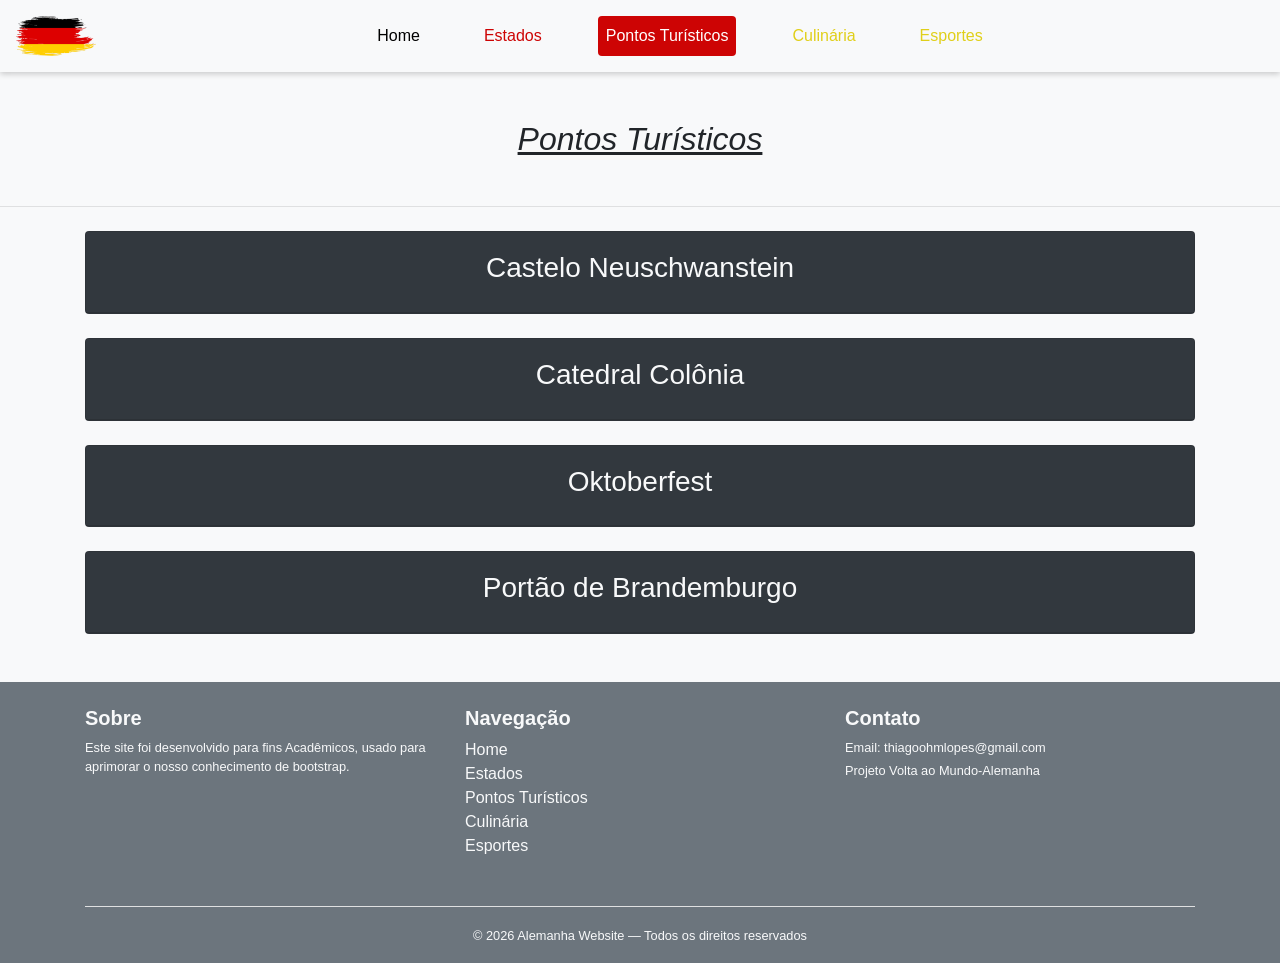
<file: turismo.html>
<!DOCTYPE html>
<html lang="pt-br">
    <head>
        <meta charset="UTF-8">
        <meta name="viewport" content="width=device-width, initial-scale=1.0">
        <title>Site Alemanha</title>
        <link rel="icon" href="imagens/icon-alemanha.webp">
        <link rel="stylesheet" href="https://stackpath.bootstrapcdn.com/bootstrap/4.1.3/css/bootstrap.min.css" integrity="sha384-MCw98/SFnGE8fJT3GXwEOngsV7Zt27NXFoaoApmYm81iuXoPkFOJwJ8ERdknLPMO" crossorigin="anonymous">
        <link rel="stylesheet" href="style.css">
    </head>
    <body class="bg-light">
        <nav class="navbar navbar-expand-lg navbar-light bg-light ">
            <a href="index.html">
                <img src="imagens/arte-bandeira.png" width="80px" alt="cores alemanaha">
            </a>
            <button class="navbar-toggler" type="button" data-toggle="collapse" data-target="#navbarTogglerDemo02" aria-controls="navbarTogglerDemo02" aria-expanded="false" aria-label="Toggle navigation">
                <span class="navbar-toggler-icon"></span>
            </button>
            <div class="collapse navbar-collapse " id="navbarTogglerDemo02">
                <ul class="navbar-nav nav-pills text-center mx-auto mt-2 mb-2">
                    <li class="nav-item">
                        <a class="c1 nav-link mx-4 font-menu" href="index.html">Home</a>
                    </li>
                    <li class="nav-item">
                        <a class="c2 nav-link mx-4 font-menu" href="estados.html">Estados</a>
                    </li>
                    <li class="nav-item">
                        <a class="c2 nav-link active mx-4 font-menu" href="turismo.html">Pontos Turísticos</a>
                    </li>
                    <li class="nav-item">
                        <a class="c3 nav-link mx-4 font-menu" href="culinaria.html">Culinária</a>
                    </li>
                    <li class="nav-item">
                        <a class="c3 nav-link mx-4 font-menu" href="esportes.html">Esportes</a>
                    </li>
                </ul>
            </div>
        </nav>
        <div class="my-5 text-center">
            <p class="h2 font-italic"><u>Pontos Turísticos</u></p>
        </div>
        <hr>
        <div class="container">
            <div class="accordion" id="accordionExample">
                <div class="row mt-4">
                    <div class="col">
                        <div class="card bg-dark rounded">
                            <div class="card-header" id="headingOne">
                                <h5 class="mb-0">
                                    <button class="btn btn-link w-100 text-center text-light font-weight-bold" type="button" data-toggle="collapse" data-target="#collapseOne" aria-expanded="false" aria-controls="collapseOne">
                                        <h3>Castelo Neuschwanstein</h3>
                                    </button>
                                </h5>
                            </div>
                            <div id="collapseOne" class="collapse" aria-labelledby="headingOne" data-parent="#accordionExample">
                                <div class="card-body">
                                    <div id="carouselcastelo" class="carousel slide" data-ride="carousel">
                                        <ol class="carousel-indicators">
                                            <li data-target="#carouselcastelo" data-slide-to="0" class="active"></li>
                                            <li data-target="#carouselcastelo" data-slide-to="1"></li>
                                        </ol>
                                        <div class="carousel-inner">
                                            <div class="carousel-item active">
                                                <img class="d-block w-100" src="imagens/castelo-neuschwanstein.jpg" alt="Primeiro Slide">
                                            </div>
                                            <div class="carousel-item">
                                                <img class="d-block w-100" src="imagens/castelo-neuschwanstein2.jpg" alt="Segundo Slide">
                                            </div>
                                        </div>
                                        <a class="carousel-control-prev" href="#carouselcastelo" role="button" data-slide="prev">
                                            <span class="carousel-control-prev-icon" aria-hidden="true"></span>
                                            <span class="sr-only">Anterior</span>
                                        </a>
                                        <a class="carousel-control-next" href="#carouselcastelo" role="button" data-slide="next">
                                            <span class="carousel-control-next-icon" aria-hidden="true"></span>
                                            <span class="sr-only">Próximo</span>
                                        </a>
                                    </div>
                                </div>
                            </div>
                        </div>
                    </div>
                </div>
                <div class="row mt-4">
                    <div class="col">
                        <div class="card bg-dark rounded">
                            <div class="card-header" id="headingTwo">
                                <h5 class="mb-0">
                                    <button class="btn btn-link w-100 text-center text-light font-weight-bold" type="button" data-toggle="collapse" data-target="#collapseTwo" aria-expanded="false" aria-controls="collapseTwo">
                                        <h3>Catedral Colônia</h3>
                                    </button>
                                </h5>
                            </div>
                            <div id="collapseTwo" class="collapse" aria-labelledby="headingTwo" data-parent="#accordionExample">
                                <div class="card-body">
                                    <div id="carouselcatedral" class="carousel slide" data-ride="carousel">
                                        <ol class="carousel-indicators">
                                            <li data-target="#carouselcatedral" data-slide-to="0" class="active"></li>
                                            <li data-target="#carouselcatedral" data-slide-to="1"></li>
                                        </ol>
                                        <div class="carousel-inner">
                                            <div class="carousel-item active">
                                                <img class="d-block w-100" src="imagens/catedral-colonia1.jpg" alt="Primeiro Slide">
                                            </div>
                                            <div class="carousel-item">
                                                <img class="d-block w-100" src="imagens/catedral-colonia2.jpg" alt="Segundo Slide">
                                            </div>
                                        </div>
                                        <a class="carousel-control-prev" href="#carouselcatedral" role="button" data-slide="prev">
                                            <span class="carousel-control-prev-icon" aria-hidden="true"></span>
                                            <span class="sr-only">Anterior</span>
                                        </a>
                                        <a class="carousel-control-next" href="#carouselcatedral" role="button" data-slide="next">
                                            <span class="carousel-control-next-icon" aria-hidden="true"></span>
                                            <span class="sr-only">Próximo</span>
                                        </a>
                                    </div>
                                </div>
                            </div>
                        </div>
                    </div>
                </div>
                <div class="row mt-4">
                    <div class="col">
                        <div class="card bg-dark rounded">
                            <div class="card-header" id="headingThree">
                                <h5 class="mb-0">
                                    <button class="btn btn-link w-100 text-center text-light font-weight-bold" type="button" data-toggle="collapse" data-target="#collapseThree" aria-expanded="false" aria-controls="collapseThree">
                                        <h3>Oktoberfest</h3>
                                    </button>
                                </h5>
                            </div>
                            <div id="collapseThree" class="collapse" aria-labelledby="headingThree" data-parent="#accordionExample">
                                <div class="card-body">
                                    <div id="carouseloktober" class="carousel slide" data-ride="carousel">
                                        <ol class="carousel-indicators">
                                            <li data-target="#carouseloktober" data-slide-to="0" class="active"></li>
                                            <li data-target="#carouseloktober" data-slide-to="1"></li>
                                        </ol>
                                        <div class="carousel-inner">
                                            <div class="carousel-item active">
                                                <img class="d-block w-100" src="imagens/oktoberfest.jpg" alt="Primeiro Slide">
                                            </div>
                                            <div class="carousel-item">
                                                <img class="d-block w-100" src="imagens/oktoberfest2.jpg" alt="Segundo Slide">
                                            </div>
                                        </div>
                                        <a class="carousel-control-prev" href="#carouseloktober" role="button" data-slide="prev">
                                            <span class="carousel-control-prev-icon" aria-hidden="true"></span>
                                            <span class="sr-only">Anterior</span>
                                        </a>
                                        <a class="carousel-control-next" href="#carouseloktober" role="button" data-slide="next">
                                            <span class="carousel-control-next-icon" aria-hidden="true"></span>
                                            <span class="sr-only">Próximo</span>
                                        </a>
                                    </div>
                                </div>
                            </div>
                        </div>
                    </div>
                </div>
                <div class="row mt-4">
                    <div class="col">
                        <div class="card bg-dark rounded">
                            <div class="card-header" id="headingFour">
                                <h5 class="mb-0">
                                    <button class="btn btn-link w-100 text-center text-light font-weight-bold" type="button" data-toggle="collapse" data-target="#collapseFour" aria-expanded="false" aria-controls="collapseFour">
                                        <h3>Portão de Brandemburgo</h3>
                                    </button>
                                </h5>
                            </div>
                            <div id="collapseFour" class="collapse" aria-labelledby="headingFour" data-parent="#accordionExample">
                                <div class="card-body">
                                    <div id="carouselportao" class="carousel slide" data-ride="carousel">
                                        <ol class="carousel-indicators">
                                            <li data-target="#carouselportao" data-slide-to="0" class="active"></li>
                                            <li data-target="#carouselportao" data-slide-to="1"></li>
                                        </ol>
                                        <div class="carousel-inner">
                                            <div class="carousel-item active">
                                                <img class="d-block w-100" src="imagens/portao-brandemburgo.jpg" alt="Primeiro Slide">
                                            </div>
                                            <div class="carousel-item">
                                                <img class="d-block w-100" src="imagens/portao-brandemburgo2.jpg" alt="Segundo Slide">
                                            </div>
                                        </div>
                                        <a class="carousel-control-prev" href="#carouselportao" role="button" data-slide="prev">
                                            <span class="carousel-control-prev-icon" aria-hidden="true"></span>
                                            <span class="sr-only">Anterior</span>
                                        </a>
                                        <a class="carousel-control-next" href="#carouselportao" role="button" data-slide="next">
                                            <span class="carousel-control-next-icon" aria-hidden="true"></span>
                                            <span class="sr-only">Próximo</span>
                                        </a>
                                    </div>
                                </div>
                            </div>
                        </div>
                    </div>
                </div>
            </div>
        </div>
        <footer class="bg-secondary text-light pt-4 mt-5">
            <div class="container">
                <div class="row text-center text-md-left">

                    <div class="col-md-4 mb-3">
                        <h5 class="font-weight-bold">Sobre</h5>
                        <p class="small">Este site foi desenvolvido para fins Acadêmicos, usado para aprimorar o nosso conhecimento de bootstrap.</p>
                    </div>

                    <div class="col-md-4 mb-3">
                        <h5 class="font-weight-bold">Navegação</h5>
                        <ul class="list-unstyled">
                            <li><a href="index.html" class="text-light">Home</a></li>
                            <li><a href="estados.html" class="text-light">Estados</a></li>
                            <li><a href="turismo.html" class="text-light">Pontos Turísticos</a></li>
                            <li><a href="culinaria.html" class="text-light">Culinária</a></li>
                            <li><a href="esportes.html" class="text-light">Esportes</a></li>
                        </ul>
                    </div>

                    <div class="col-md-4 mb-3">
                        <h5 class="font-weight-bold">Contato</h5>
                        <p class="small mb-1">Email: thiagoohmlopes@gmail.com</p>
                        <p class="small">Projeto Volta ao Mundo-Alemanha</p>
                    </div>

                </div>

                <hr class="bg-light">

                <div class="text-center pb-3">
                    <small>© 2026 Alemanha Website — Todos os direitos reservados</small>
                </div>
            </div>
        </footer>
    </body>
    <script src="https://code.jquery.com/jquery-3.3.1.slim.min.js" integrity="sha384-q8i/X+965DzO0rT7abK41JStQIAqVgRVzpbzo5smXKp4YfRvH+8abtTE1Pi6jizo" crossorigin="anonymous"></script>
    <script src="https://cdnjs.cloudflare.com/ajax/libs/popper.js/1.14.3/umd/popper.min.js" integrity="sha384-ZMP7rVo3mIykV+2+9J3UJ46jBk0WLaUAdn689aCwoqbBJiSnjAK/l8WvCWPIPm49" crossorigin="anonymous"></script>
    <script src="https://stackpath.bootstrapcdn.com/bootstrap/4.1.3/js/bootstrap.min.js" integrity="sha384-ChfqqxuZUCnJSK3+MXmPNIyE6ZbWh2IMqE241rYiqJxyMiZ6OW/JmZQ5stwEULTy" crossorigin="anonymous"></script>
    </body>
</html>
</file>
<file: style.css>
* {
    font-family:Arial, Helvetica, sans-serif
}
/* Nav-Bar */
.navbar {
    box-shadow: 0 2px 6px rgba(0,0,0,0.2);
}
.navbar .nav-link.c1 {
color: #000000;
}
.navbar .nav-link.c1:hover {
color: #404040;
}
.nav-pills .nav-link.c1.active {
    color: white;
    background-color: #000000;
}
.navbar .nav-link.c2 {
    color: #cd0404;
}
.navbar .nav-link.c2:hover {
    color: #a40000;
}
.nav-pills .nav-link.c2.active {
    color: white;
    background-color: #cd0404;
}
.navbar .nav-link.c3 {
    color: #e0cf19;
}
.navbar .nav-link.c3:hover {
    color: #b7a809;
}
.nav-pills .nav-link.c3.active {
    color: white;
    background-color: #e0cf19;
}
/* Principal Index */
.bg-alemanha {
    background: linear-gradient(rgba(0,0,0,0.5), rgba(0,0,0,0.5)),
                url('imagens/bem-vindo-alemanha.jpg') center/cover no-repeat;
    height: 500px;
}
.indexbox.carousel-item {
    height: 50vh;
    max-height: 500px;
    max-width: 520px;
}

.carousel-item img {
    height: 100%;
    object-fit: cover;
}
.bg-bandeira {
    background:url('imagens/bandeira-alemanha.png') center/cover no-repeat;
    height: 500px;
}
.fundo1 {
    color: white;
    background-color: #000000;
}
.fundo2 {
    color: white;
    background-color: #a40000;
}
.fundo3 {
    color: white;
    background-color: #b7a809;
}
</file>
